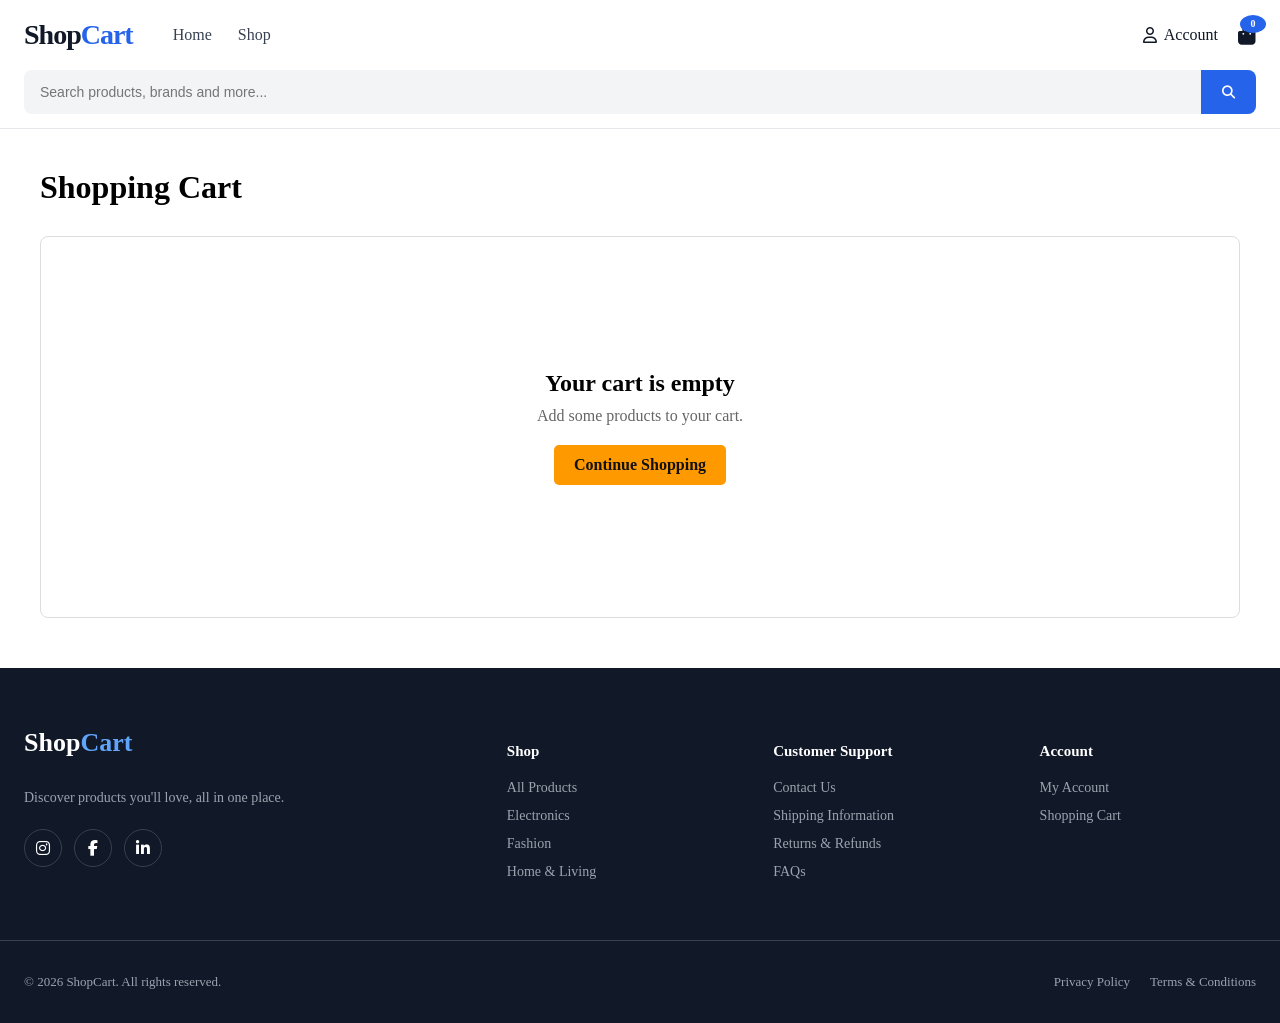
<file: cart.html>
<!DOCTYPE html>
<html lang="en">
<head>
    <meta charset="UTF-8">
    <meta name="viewport" content="width=device-width, initial-scale=1.0">
    <title>Shopping Cart | ShopCart</title>
    <!-- Font Awesome -->
    <link rel="stylesheet" href="https://cdnjs.cloudflare.com/ajax/libs/font-awesome/6.5.2/css/all.min.css">

    <link rel="stylesheet" href="./css/header.css">
    <link rel="stylesheet" href="./css/cart.css">
    <link rel="stylesheet" href="css/footer.css">
</head>
<body>

    <!-- HEADER -->
    <div id="header"></div>

    <main class="cart-page">
        <h1>Shopping Cart</h1>
        <div class="cart-container">
            <p id="cart-loading">Loading cart...</p>
        </div>
    </main>

    <!-- FOOTER -->
    <div id="footer"></div>


    <script type="module" src="./js/components/header.js"></script>
    <script type="module" src="js/pages/cartPage.js"></script>
    <script src="js/components/footer.js"></script>

</body>

</html>
</file>
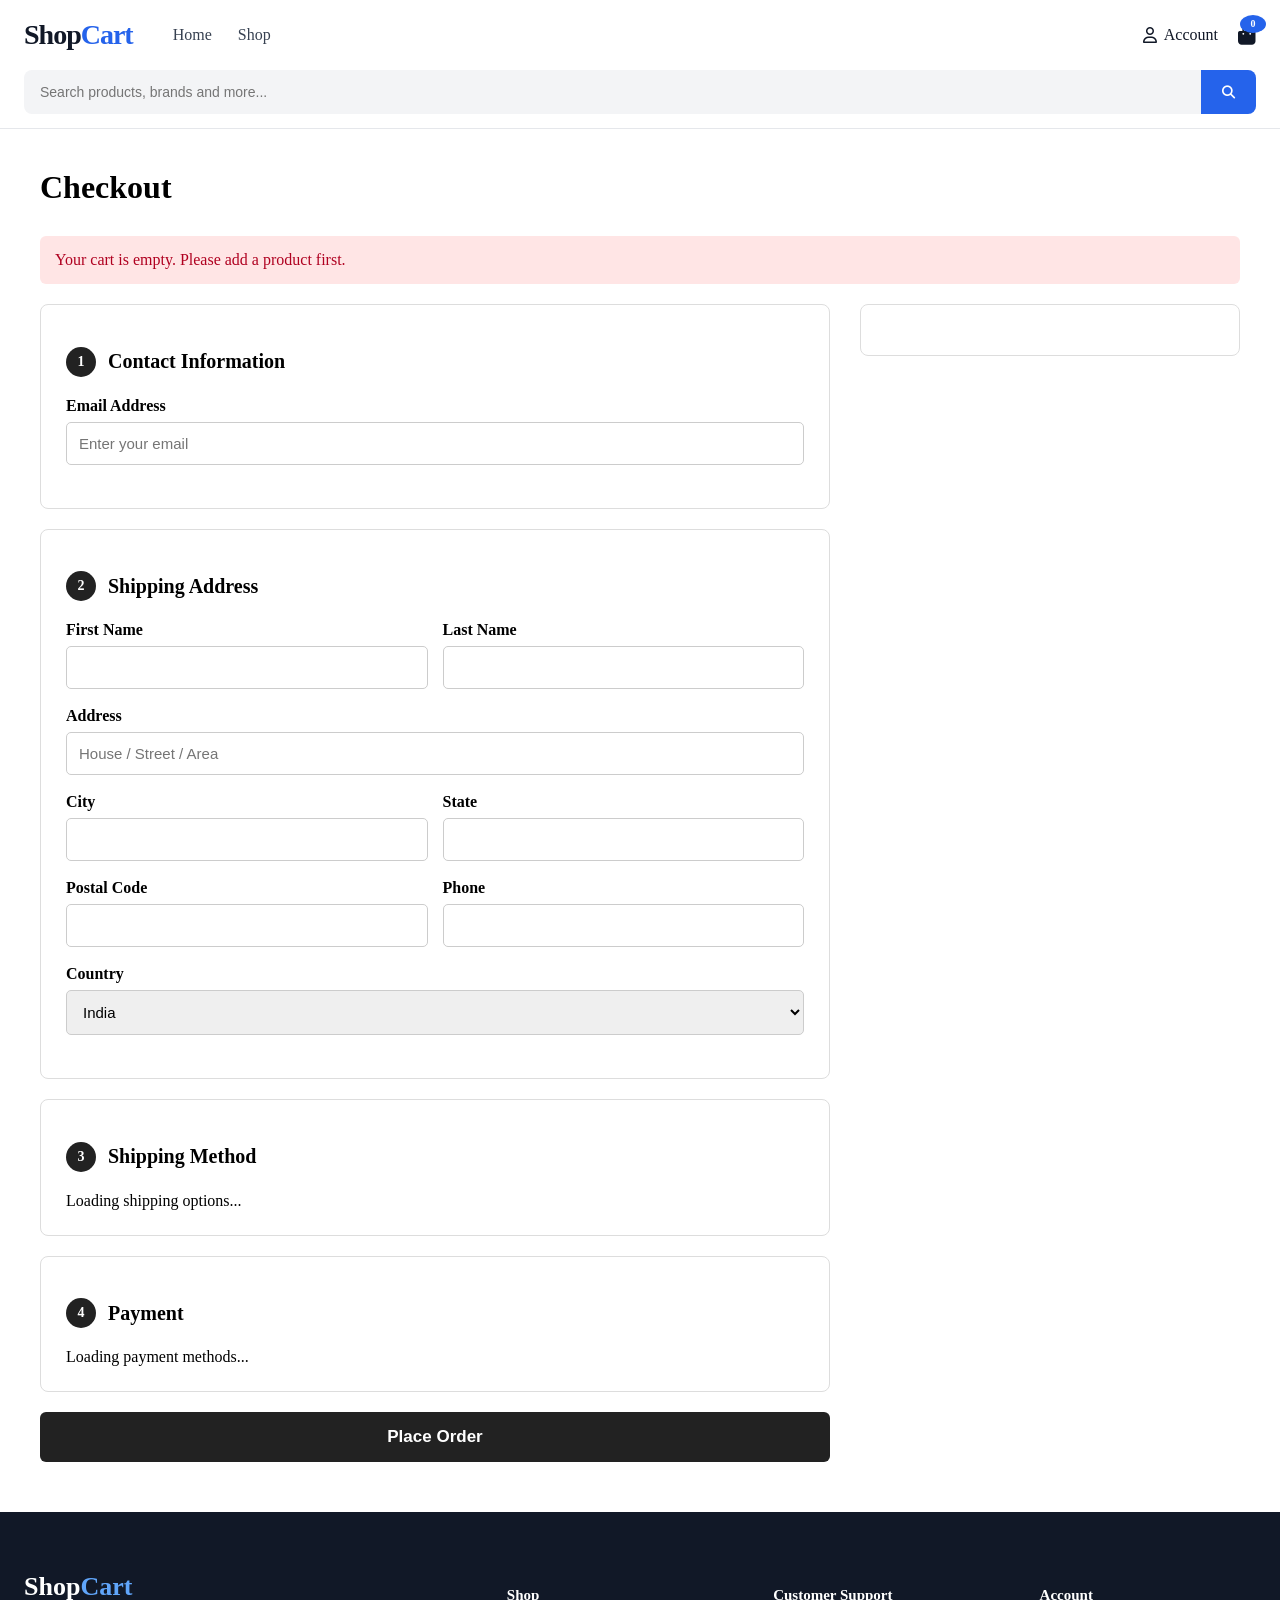
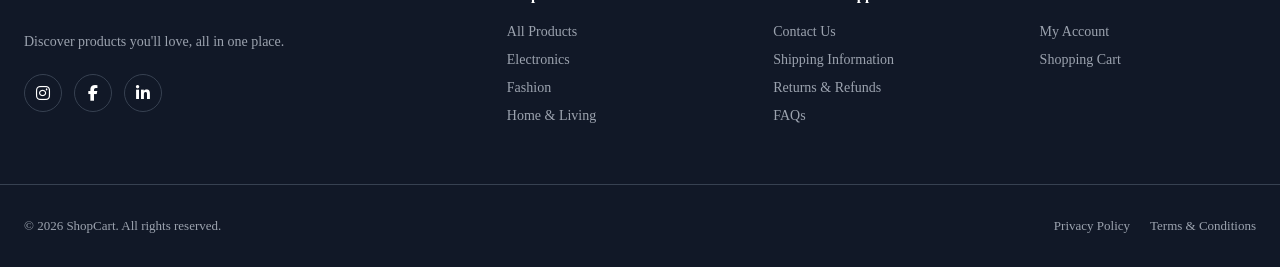
<file: checkout.html>
<!DOCTYPE html>
<html lang="en">
<head>
    <meta charset="UTF-8">
    <meta name="viewport" content="width=device-width, initial-scale=1.0">

    <title>Checkout | ShopCart</title>

    <link rel="stylesheet" href="https://cdnjs.cloudflare.com/ajax/libs/font-awesome/6.5.2/css/all.min.css">

    <link rel="stylesheet" href="css/header.css">
    <link rel="stylesheet" href="css/checkout.css">
    <link rel="stylesheet" href="css/footer.css">
</head>

<body>

    <div id="header"></div>

    <main class="checkout-page">

        <h1>Checkout</h1>

        <div id="checkout-loading">
            Loading checkout...
        </div>

        <div id="checkout-error" hidden></div>

        <section id="checkout-content" class="checkout-content" hidden>

            <div class="checkout-form">

                <!-- Customer Information -->
                <section class="checkout-section">

                    <h2>
                        <span>1</span>
                        Contact Information
                    </h2>

                    <div class="form-group">
                        <label for="email">
                            Email Address
                        </label>
                        <input type="email" id="email" placeholder="Enter your email" required>
                    </div>

                </section>

                <!-- Shipping Address -->
                <section class="checkout-section">

                    <h2>
                        <span>2</span>
                        Shipping Address
                    </h2>

                    <div class="form-row">

                        <div class="form-group">
                            <label for="first-name">
                                First Name
                            </label>
                            <input type="text" id="first-name" required>
                        </div>

                        <div class="form-group"> 
                            <label for="last-name">
                                Last Name
                            </label>
                            <input type="text" id="last-name" required>
                        </div>

                    </div>

                    <div class="form-group">
                        <label for="address">Address</label>
                        <input type="text" id="address" placeholder="House / Street / Area" required>
                    </div>

                    <div class="form-row">

                        <div class="form-group">
                            <label for="city">City</label>
                            <input type="text" id="city" required>
                        </div>

                        <div class="form-group">
                            <label for="state">State</label>
                            <input type="text" id="state" required>
                        </div>

                    </div>

                    <div class="form-row">

                        <div class="form-group">
                            <label for="postal-code">Postal Code</label>
                            <input type="text" id="postal-code" required>
                        </div>

                        <div class="form-group">
                            <label for="phone">Phone</label>
                            <input type="tel" id="phone" required>
                        </div>

                    </div>

                    <div class="form-group">

                        <label for="country">Country</label>
                        <select id="country">
                            <option value="in">
                                India
                            </option>
                        </select>

                    </div>

                </section>

                <!-- Shipping Method -->
                <section class="checkout-section">

                    <h2>
                        <span>3</span>
                        Shipping Method
                    </h2>

                    <div id="shipping-options">
                        Loading shipping options...
                    </div>

                </section>

                <!-- Payment -->
                <section class="checkout-section">

                    <h2>
                        <span>4</span>
                        Payment
                    </h2>

                    <div id="payment-options">
                        Loading payment methods...
                    </div>

                </section>

                <button id="place-order" class="place-order-btn">
                    Place Order
                </button>

            </div>

            <!-- Order Summary -->
            <aside id="checkout-summary" class="checkout-summary">
                <!-- Generated by JS -->
            </aside>

        </section>
 
    </main>

    <div id="footer"></div>

    <script type="module" src="./js/components/header.js"></script>
    <script type="module" src="./js/pages/checkoutPage.js"></script>
    <script src="./js/components/footer.js"></script>

</body>

</html>
</file>
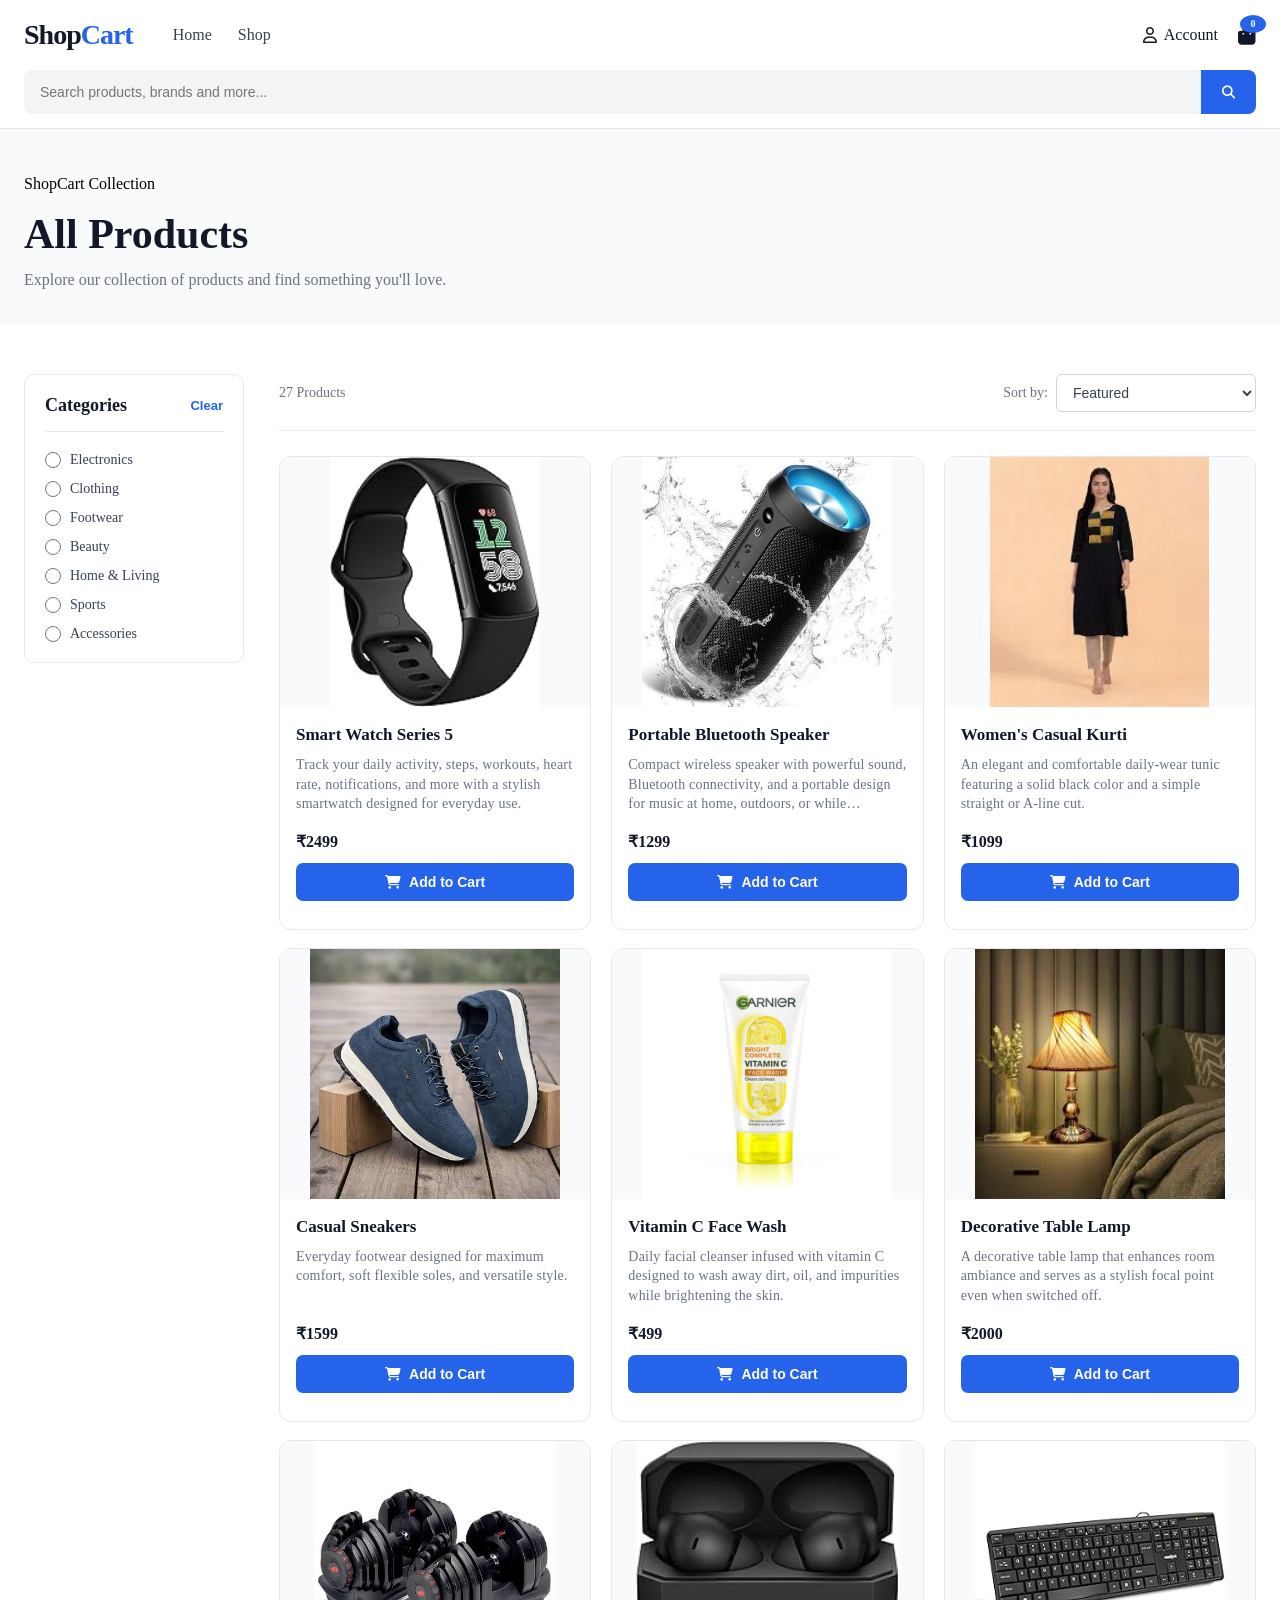
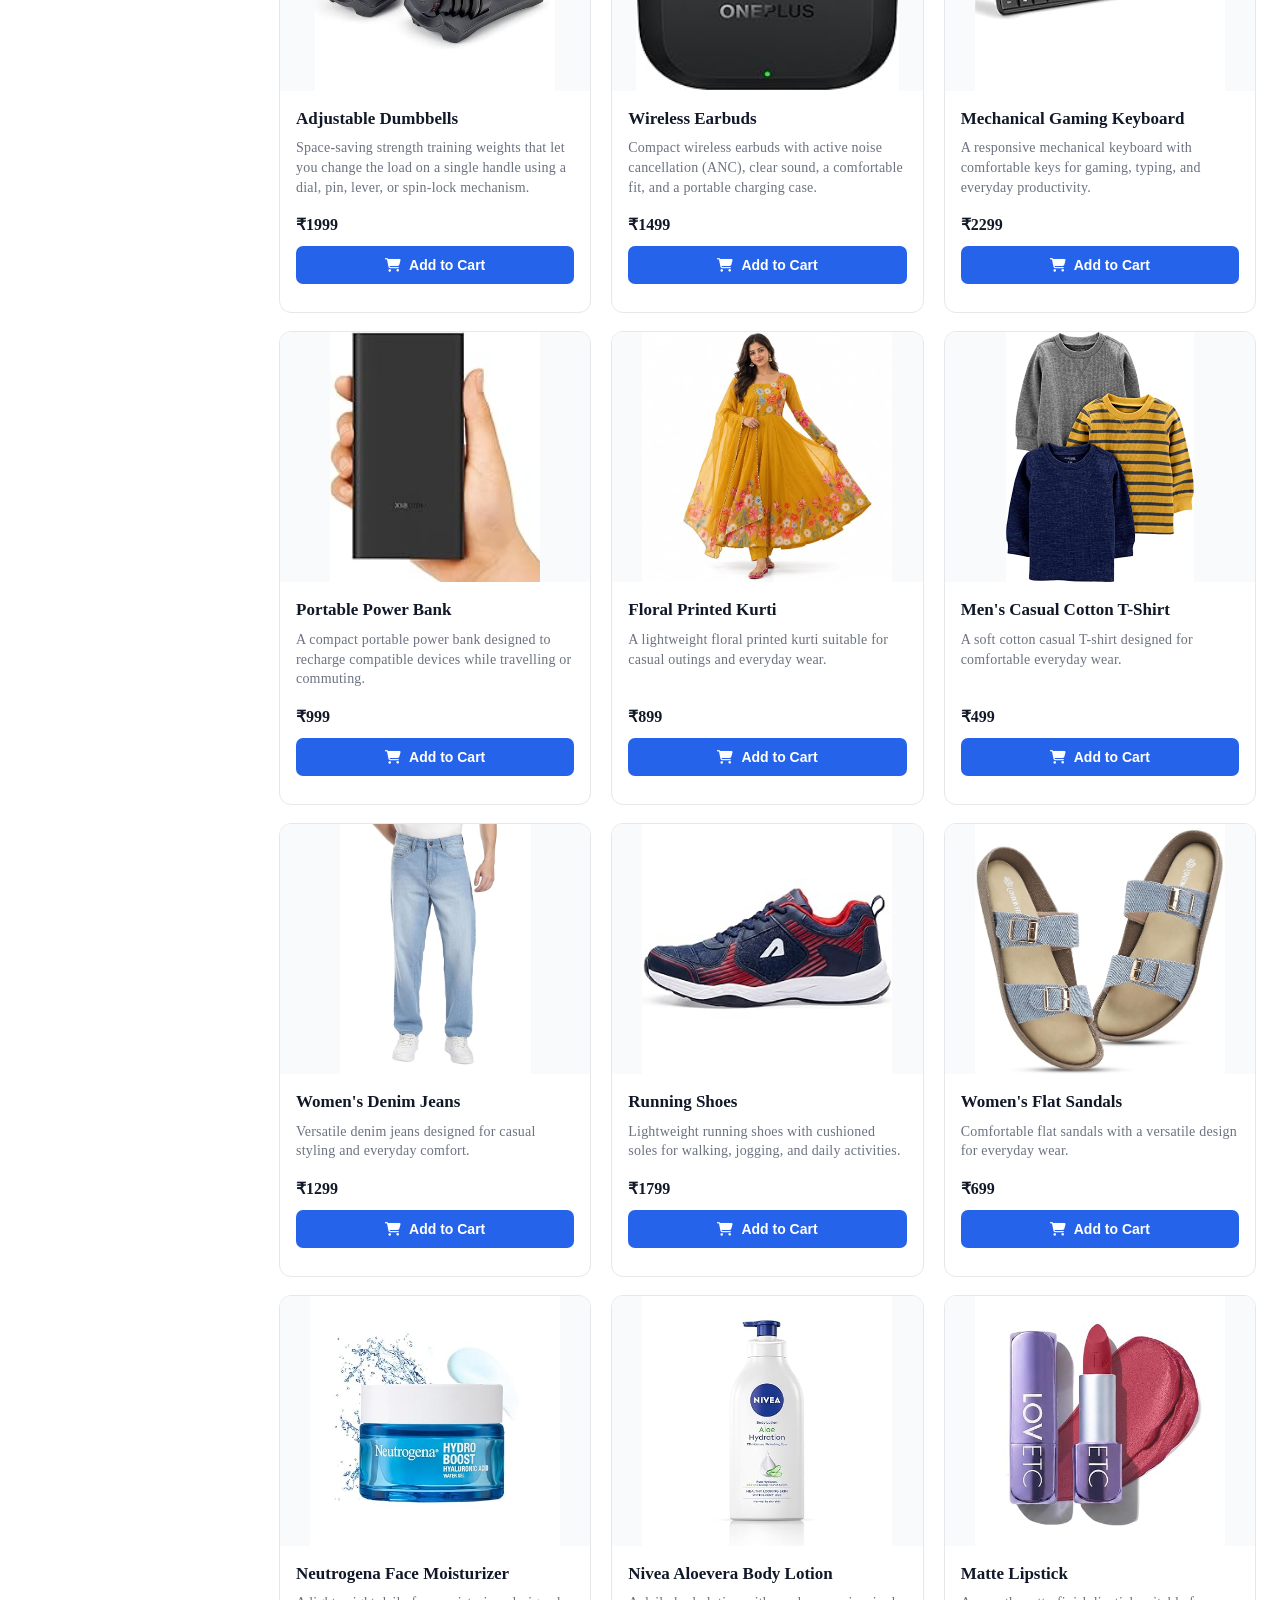
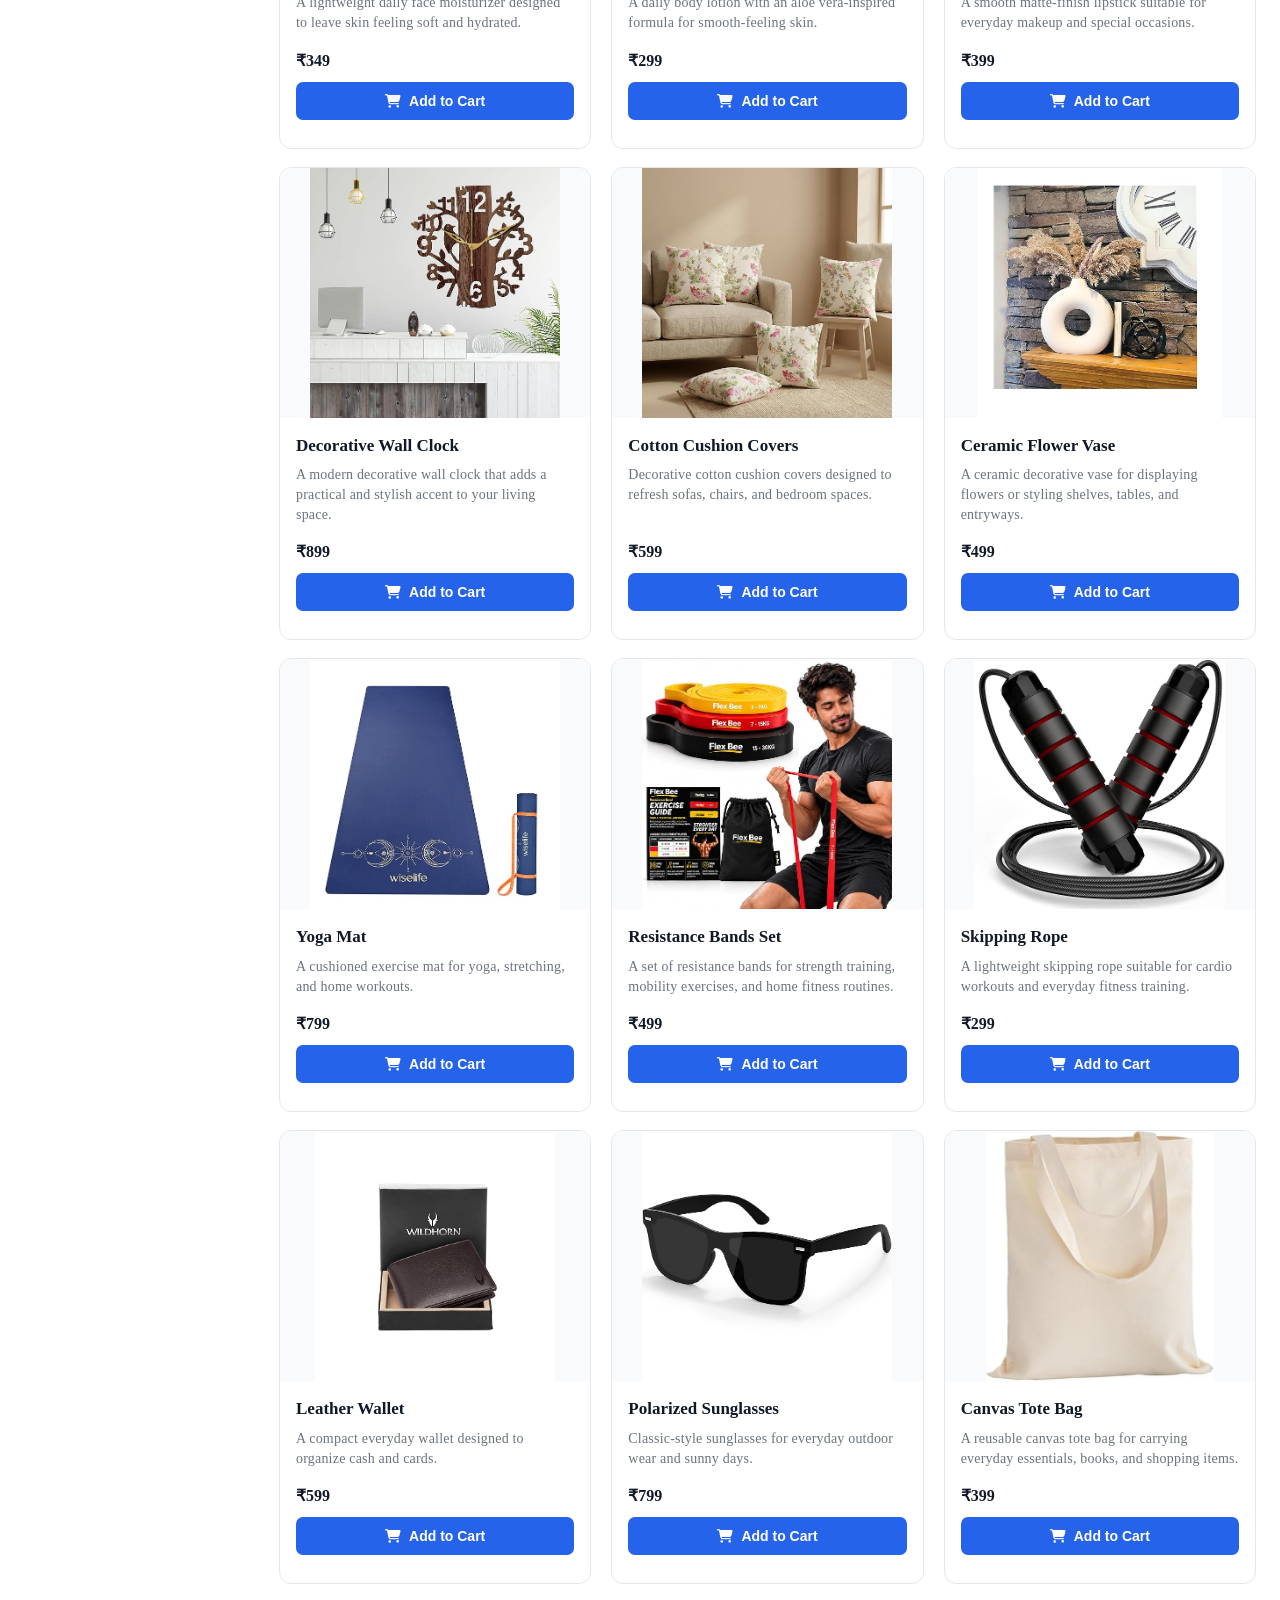
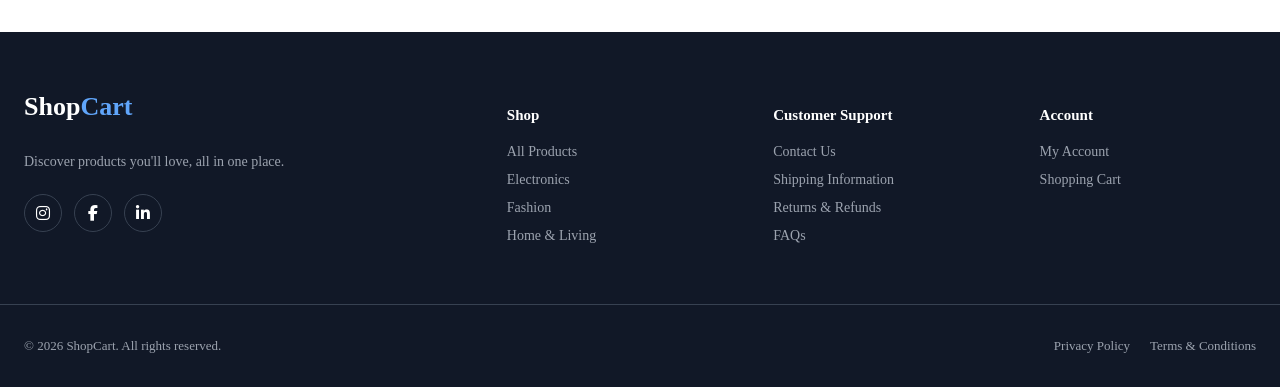
<file: products.html>
<!DOCTYPE html>
<html lang="en">
<head>
    <meta charset="UTF-8">
    <meta name="viewport" content="width=device-width, initial-scale=1.0">
    <title>Products | ShopCart</title>
    <!-- Font Awesome -->
    <link rel="stylesheet" href="https://cdnjs.cloudflare.com/ajax/libs/font-awesome/6.5.2/css/all.min.css">

    <link rel="stylesheet" href="./css/header.css">
    <link rel="stylesheet" href="./css/product-card.css">
    <link rel="stylesheet" href="./css/products.css">
    <link rel="stylesheet" href="css/footer.css">
</head>

<body>

    <!-- HEADER -->
    <div id="header"></div>

    <main>

        <!-- PAGE HEADER -->
         <section class="products-page-header">
            <div class="products-header-content">

                <p class="section-eyebrow"> ShopCart Collection </p>
                
                <h1> All Products </h1>

                <p class="products-page-description">
                    Explore our collection of products and find something you'll love.
                </p>

            </div>
         </section>

         <!-- PRODUCTS -->
          <section class="products-section">
            <div class="products-layout">

                <!-- CATEGORY SIDEBAR -->
                <aside class="products-sidebar">
                    <div class="filter-header">
                        <h2> Categories </h2>
                        <button id="clear-filters" class="clear-filter-btn" type="button">Clear</button>
                    </div>

                    <div id="category-filters" class="category-filters">
                        <!-- Categories will be added by JavaScript -->
                    </div>
                </aside>

                <!-- PRODUCTS CONTENT -->
                <div class="products-content">

                    <!-- TOOLBAR -->
                    <div class="products-toolbar">

                        <p id="products-count">Loading products...</p>

                        <div class="sort-wrapper">

                            <label for="sort-products"> Sort by: </label>
                            <select id="sort-products">

                                <option value="default"> Featured </option>
                                <option value="title-asc"> Name: A to Z </option>
                                <option value="title-desc"> Name: Z to A </option>
                                <option value="price-asc">Price: Low to High</option>
                                <option value="price-desc">Price: High to Low</option>

                            </select>

                        </div>

                    </div>

                    <!-- PRODUCT GRID -->
                    <div id="products-grid" class="products-grid">
                        <!-- Product cards will be added by JavaScript -->
                    </div>

                    <!-- LOADING -->
                    <div id="products-loading" class="products-loading">
                        Loading products...
                    </div>

                    <!-- EMPTY STATE -->
                    <div id="products-empty" class="products-empty" hidden>

                        <i class="fa-solid fa-box-open"></i>

                        <h2> No products found </h2>

                        <p id="products-empty-message">
                           Try selecting another category or changing your search.
                        </p>

                    </div>

                    <!-- PAGINATION -->
                    <div id="products-pagination" class="products-pagination">
                        <!-- Pagination buttons will be added by JavaScript -->
                    </div>

                </div>

            </div>
          </section>

    </main>

    <!-- FOOTER -->
    <div id="footer"></div>

    <script type="module" src="./js/components/header.js"></script>
    <script type="module" src="./js/pages/productsPage.js"></script>
    <script src="js/components/footer.js"></script>

</body>

</html>
</file>
<file: css/header.css>
body {
    margin: 0;
    padding: 0;
    box-sizing: border-box;
}

#header {
    position: sticky;
    top: 0;
    z-index: 1000;
}

.site-header {
    width: 100%;
    background: #ffffff;
    border-bottom: 1px solid #e5e7eb;
}

.header-main {
    max-width: 1280px;
    margin: auto;
    min-height: 70px;
    padding: 0 24px;

    display: flex;
    align-items: center;
    justify-content: space-between;
    gap: 30px;
}

.header-left {
    display: flex;
    gap: 40px;
}

.brand {
    text-decoration: none;
    color: #111827;
    font-size: 28px;
    font-weight: 800;
    letter-spacing: -1px;
}

.brand span {
    color: #2563eb;
}

.desktop-nav {
    display: flex;
    align-items: center;
    gap: 26px;
}

.desktop-nav a {
    color: #374151;
    text-decoration: none;
    font-size: 16px;
    font-weight: 500;
}

.desktop-nav a:hover {
    color: #2563eb;
}

.header-actions {
    display: flex;
    gap: 20px;
}

.header-actions a {
    color: #111827;
    text-decoration: none;
}

.account-link {
    display: flex;
    align-items: center;
    gap: 7px;
    font-size: 16px;
}

.cart-link {
    position: relative;
    font-size: 20px;
}

.cart-count {
    position: absolute;
    top: -9px;
    right: -10px;
    min-width: 18px;
    height: 18px;
    padding: 0 4px;
    display: flex;
    align-items: center;
    justify-content: center;
    border-radius: 50%;
    background: #2563eb;
    color: #ffffff;
    font-size: 10px;
    font-weight: 700;
}

.search-wrapper {
    position: relative;
    max-width: 1280px;
    margin: 0 auto;
    padding: 0 24px 14px;
}

.search-form {
    display: flex;
    width: 100%;
    height: 44px;
    background: #f3f4f6;
    border-radius: 8px;
    overflow: hidden;
}

.search-form input {
    flex: 1;
    border: none;
    outline: none;
    background: transparent;
    padding: 0 16px;
    font-size: 14px;
}

.search-form button {
    width: 55px;
    border: none;
    background: #2563eb;
    color: #ffffff;
    cursor: pointer;
}

.search-form button:hover {
    background: #1d4ed8;
}

.search-result {
    display: none;
    position: absolute;
    top: calc(100% + 4px);
    left: 0;
    right: 0;
    z-index: 1000;
    max-height: 320px;
    overflow-y: auto;
    background: #fff;
    border: 1px solid #ddd;
    border-radius: 8px;
    box-shadow: 0 6px 18px rgba(0, 0, 0, 0.12);
}
.search-item {
    padding: 12px 16px;
    cursor: pointer;
    color: #222;
    font-size: 14px;
}
.search-item:hover {
    background: #f3f4f6;
}

/* Mobile */

.mobile-menu-btn {
    display: none;
    border: none;
    background: transparent;
    font-size: 20px;
    cursor: pointer;
}
.mobile-menu {
    position: fixed;
    top: 0;
    left: 0;
    width: 300px;
    height: 100vh;
    background: #ffffff;
    transform: translateX(-100%);
    transition: transform 0.3s ease;
    z-index: 1100;
}
.mobile-menu.active {
    transform: translateX(0);
}
.mobile-menu-header {
    height: 65px;
    padding: 0 20px;
    display: flex;
    align-items: center;
    justify-content: space-between;
    border-bottom: 1px solid #e5e7eb;
}
.mobile-menu-header span {
    font-size: 20px;
    font-weight: 700;
}
.mobile-menu-header button {
    border: none;
    background: transparent;
    font-size: 22px;
    cursor: pointer;
}
.mobile-menu nav {
    display: flex;
    flex-direction: column;
}
.mobile-menu nav a {
    padding: 16px 20px;
    color: #111827;
    text-decoration: none;
    border-bottom: 1px solid #f3f4f6;
}
.mobile-menu nav a:hover {
    background: #f9fafb;
}
.header-overlay {
    display: none;
    position: fixed;
    inset: 0;
    background: rgba(0, 0, 0, 0.45);
    z-index: 1050;
}
.header-overlay.active {
    display: block;
}

@media (max-width: 768px) {

    .header-main {
        min-height: 60px;
        padding: 0 16px;
        gap: 15px;
    }
    .header-left {
        gap: 12px;
    }
    .mobile-menu-btn {
        display: block;
    }
    .desktop-nav {
        display: none;
    }    
    .brand {
        font-size: 23px;
    }
    .account-link span {
        display: none;
    }
    .header-actions {
        gap: 16px;
    }
    .search-wrapper {
        padding: 0 16px 12px;
    }
} 

@media (max-width: 480px) {
    .header-main {
        padding: 0 10px;
    }
    .search-wrapper {
        padding: 0 10px 12px;
    }
}
</file>
<file: css/cart.css>
.cart-page {
    max-width: 1200px;
    margin: 0 auto;
    padding: 40px 30px 0;
}

.cart-page > h1 {
    margin: 0 0 30px;
    font-size: 32px;
    font-weight: 600;
}

.cart-container {
    width: 100%;
}
.cart-container:not(:has(.empty-cart)) {
    display: grid;
    grid-template-columns: 1fr 350px;
    gap: 30px;
    align-items: start;
}

.cart-items {
    display: flex;
    flex-direction: column;
    gap: 16px;
}
.cart-item {
    display: grid;
    grid-template-columns: 120px 1fr auto;
    gap: 20px;
    align-items: center;
    padding: 20px;
    background: #fff;
    border: 1px solid #ddd;
    border-radius: 8px;
}
.cart-item-image {
    width: 120px;
    height: 120px;
}
.cart-item-image img {
    width: 100%;
    height: 100%;
    object-fit: contain;
}
.cart-item-info {
    min-width: 0;
}
.cart-item-info h2 {
    margin: 0 0 8px;
    font-size: 18px;
    font-weight: 600;
    line-height: 1.4;
}
.cart-variant {
    margin: 0 0 10px;
    color: #666;
    font-size: 14px;
}
.cart-price {
    margin: 0 0 15px;
    font-size: 16px;
    font-weight: 600;
}
.cart-quantity {
    display: flex;
    align-items: center;
    gap: 8px;
}
.quantity-btn {
    width: 32px;
    height: 32px;
    border: 1px solid #ccc;
    background: #fff;
    border-radius: 4px;
    font-size: 18px;
    cursor: pointer;
    display: flex;
    align-items: center;
    justify-content: center;
}
.quantity-btn:hover:not(:disabled) {
    background: #f2f2f2;
}
.quantity-btn:disabled {
    opacity: 0.5;
    cursor: not-allowed;
}
.quantity-value {
    min-width: 30px;
    text-align: center;
    font-size: 15px;
    font-weight: 500;
}
.remove-item {
    margin-left: 15px;
    border: none;
    background: none;
    color: #c62828;
    font-size: 14px;
    cursor: pointer;
}
.remove-item:hover {
    text-decoration: underline;
}
.cart-item-total {
    align-items: center;
    white-space: nowrap;
    font-size: 17px;
    font-weight: 600;
}
.cart-summary {
    padding: 25px;
    background: #fff;
    border: 1px solid #ddd;
    border-radius: 8px;
    position: sticky;
    top: 20px;
}
.cart-summary h2 {
    margin: 0 0 20px;
    font-size: 21px;
    font-weight: 600;
}
.cart-summary p {
    margin: 12px 0;
    font-size: 15px;
}
#checkout-btn {
    width: 100%;
    margin-top: 20px;
    padding: 13px 20px;
    border: none;
    border-radius: 5px;
    background: #ff9900;
    color: #111;
    font-size: 16px;
    font-weight: 600;
    cursor: pointer;
}
#checkout-btn:hover {
    background: #e88a00;
}
.empty-cart {
    min-height: 300px;
    display: flex;
    flex-direction: column;
    align-items: center;
    justify-content: center;
    padding: 40px;
    text-align: center;
    border: 1px solid #ddd;
    border-radius: 8px;
    background: #fff;
}
.empty-cart h2 {
    margin: 0 0 10px;
    font-size: 24px;
}
.empty-cart p {
    margin: 0 0 20px;
    color: #666;
}
.empty-cart a {
    display: inline-block;
    padding: 11px 20px;
    border-radius: 5px;
    background: #ff9900;
    color: #111;
    text-decoration: none;
    font-weight: 600;
}
.empty-cart a:hover {
    background: #e88a00;
}
#cart-loading {
    padding: 40px;
    text-align: center;
    color: #666;
    font-size: 16px;
}
 
@media (max-width: 1024px) {

    .cart-page {
        padding: 35px 25px 0;
    }
    .cart-container:not(:has(.empty-cart)) {
        grid-template-columns: 1fr 300px;
        gap: 20px;
    }
    .cart-item {
        grid-template-columns: 100px 1fr auto;
        gap: 15px;
        padding: 16px;
    }
    .cart-item-image {
        width: 100px;
        height: 100px;
    }
    .cart-item-info h2 {
        font-size: 17px;
    }
    .cart-item-total {
        font-size: 16px;
    }
}

@media (max-width: 768px) {

    .cart-page {
        padding: 30px 20px 0;
    }
    .cart-page > h1 {
        margin-bottom: 25px;
        font-size: 28px;
    }
    .cart-container:not(:has(.empty-cart)) {
        grid-template-columns: 1fr;
    }
    .cart-summary {
        position: static;
    }
    .quantity-btn {
        width: 30px;
        height: 30px;
    }
    .quantity-value {
        min-width: 25px;
    }
    .remove-item {
        margin-left: 5px;
        font-size: 13px;
    }
}

@media (max-width: 480px) {

    .cart-page {
        padding: 25px 15px 0;
    }
    .cart-page > h1 {
        margin-bottom: 20px;
        font-size: 24px;
    }
    .cart-item {
        grid-template-columns: 80px 1fr;
        gap: 12px;
        padding: 14px;
    }
    .cart-item-image {
        width: 80px;
        height: 80px;
    }
    .cart-item-info h2 {
        font-size: 15px;
    }
    .cart-variant {
        font-size: 13px;
    }
    .cart-price {
        margin-bottom: 10px;
        font-size: 14px;
    }
    .cart-quantity {
        gap: 6px;
    }
    .cart-item-total {
        grid-column: 1 / -1;
        justify-self: end;
        margin-top: 0;
        font-size: 15px;
    }
    .cart-summary {
        padding: 20px;
    }
    .cart-summary h2 {
        font-size: 19px;
    }
    #checkout-btn {
        padding: 12px 15px;
        font-size: 15px;
    }
    .empty-cart {
        min-height: 250px;
        padding: 30px 20px;
    }
    .empty-cart h2 {
        font-size: 21px;
    }
}
</file>
<file: css/footer.css>
.site-footer {
    margin-top: 50px;
    background: #111827;
    color: #ffffff;
}

.footer-main {
    max-width: 1280px;
    margin: auto;
    padding: 60px 24px;
    display: grid;
    grid-template-columns: 2fr 1fr 1fr 1fr;
    gap: 50px;
}

.footer-logo {
    display: inline-block;
    margin-bottom: 15px;
    color: #ffffff;
    text-decoration: none;
    font-size: 26px;
    font-weight: 800;
}

.footer-logo span {
    color: #60a5fa;
}

.footer-brand p {
    max-width: 280px;
    color: #9ca3af;
    line-height: 1.6;
    font-size: 14px;
}

.social-links {
    display: flex;
    gap: 12px;
    margin-top: 20px;
}

.social-links a {
    width: 36px;
    height: 36px;
    display: flex;
    align-items: center;
    justify-content: center;
    border: 1px solid #374151;
    border-radius: 50%;
    color: #ffffff;
    text-decoration: none;
}

.social-links a:hover {
    background: #2563eb;
    border-color: #2563eb;
}

.footer-column {
    display: flex;
    flex-direction: column;
    gap: 12px;
}

.footer-column h3 {
    margin-bottom: 8px;
    font-size: 15px;
}

.footer-column a {
    color: #9ca3af;
    text-decoration: none;
    font-size: 14px;
}

.footer-column a:hover {
    color: #ffffff;
}

.footer-bottom {
    max-width: 1280px;
    margin: auto;
    padding: 20px 24px;
    border-top: 1px solid #374151;
    display: flex;
    align-items: center;
    justify-content: space-between;
    color: #9ca3af;
    font-size: 13px;
}

.footer-bottom div {
    display: flex;
    gap: 20px;
}

.footer-bottom a {
    color: #9ca3af;
    text-decoration: none;
}

.footer-bottom a:hover {
    color: #ffffff;
}


@media (max-width: 768px) {

    .footer-main {
        grid-template-columns: repeat(3, 1fr);
        gap: 40px 25px;
        padding: 45px 20px;
        justify-items: center;
    }

    .footer-logo {
        display: flex;
    }

    .footer-brand {
        grid-column: 1 / -1;
        justify-items: center;
    }

    .footer-bottom {
        flex-direction: column;
        gap: 15px;
        text-align: center;
    }   
}

@media (max-width: 480px) {

    .site-footer {
        margin-top: 30px;
    }
    .footer-main {
        grid-template-columns: repeat(2, 1fr);
    }

    .footer-brand {
        grid-column: auto;
    }

    .footer-bottom div {
        flex-direction: column;
        gap: 8px;
    }
}
</file>
<file: css/checkout.css>
.checkout-page {
    max-width: 1200px;
    margin: 40px auto;
    padding: 0 20px;
}
.checkout-page > h1 {
    margin-bottom: 30px;
}
.checkout-content {
    display: grid;
    grid-template-columns: 1fr 380px;
    gap: 30px;
    align-items: start;
}
.checkout-form {
    display: flex;
    flex-direction: column;
    gap: 20px;
}
.checkout-section {
    background: #fff;
    border: 1px solid #ddd;
    border-radius: 8px;
    padding: 25px;
}
.checkout-section h2 {
    display: flex;
    align-items: center;
    gap: 12px;
    margin-bottom: 20px;
    font-size: 20px;
}
.checkout-section h2 span {
    width: 30px;
    height: 30px;
    display: flex;
    align-items: center;
    justify-content: center;
    background: #222;
    color: #fff;
    border-radius: 50%;
    font-size: 14px;
}
.form-group {
    display: flex;
    flex-direction: column;
    gap: 7px;
    margin-bottom: 18px;
}
.form-group label {
    font-weight: 600;
}
.form-group input,
.form-group select {
    width: 100%;
    padding: 12px;
    border: 1px solid #ccc;
    border-radius: 5px;
    font-size: 15px;
    box-sizing: border-box;
}
.form-row {
    display: grid;
    grid-template-columns: 1fr 1fr;
    gap: 15px;
}
.shipping-option,
.payment-option {
    display: flex;
    align-items: center;
    gap: 12px;
    border: 1px solid #ddd;
    border-radius: 6px;
    padding: 15px;
    margin-bottom: 10px;
    cursor: pointer;
}
.shipping-option:hover,
.payment-option:hover {
    border-color: #999;
}
.checkout-summary {
    background: #fff;
    border: 1px solid #ddd;
    border-radius: 8px;
    padding: 25px;
    position: sticky;
    top: 20px;
}
.checkout-summary h2 {
    margin-bottom: 20px;
}
.summary-item {
    display: flex;
    gap: 12px;
    padding: 12px 0;
    border-bottom: 1px solid #eee;
}
.summary-item img {
    width: 70px;
    height: 70px;
    object-fit: contain;
}
.summary-item-info {
    flex: 1;
}
.summary-item-info h3 {
    font-size: 15px;
    margin: 0 0 5px;
}
.summary-item-info p {
    margin: 3px 0;
    font-size: 14px;
}
.summary-row {
    display: flex;
    justify-content: space-between;
    margin-top: 15px;
}
.summary-total {
    border-top: 1px solid #ddd;
    margin-top: 20px;
    padding-top: 20px;
    font-size: 20px;
    font-weight: 700;
}
.place-order-btn {
    width: 100%;
    padding: 15px;
    border: none;
    border-radius: 6px;
    background: #222;
    color: white;
    font-size: 17px;
    font-weight: 600;
    cursor: pointer;
}
.place-order-btn:hover {
    opacity: 0.9;
}
.place-order-btn:disabled {
    opacity: 0.6;
    cursor: not-allowed;
}
#checkout-error {
    background: #ffe5e5;
    color: #b00020;
    padding: 15px;
    border-radius: 6px;
    margin-bottom: 20px;
}

@media (max-width: 1024px) {

    .checkout-content {
        grid-template-columns: 1fr 350px;
        gap: 20px;
    }
    .form-group input,
    .form-group select {
       padding: 10px;
    }
}

@media (max-width: 768px) {
    .checkout-content {
        grid-template-columns: 1fr;
    }
    .checkout-summary {
        position: static;
    }
}

@media (max-width: 480px) {
    .form-row {
        grid-template-columns: 1fr;
    }
    .checkout-page {
        margin: 20px auto;
    }
    .checkout-section {
        padding: 10px 16px;
    }
}
</file>
<file: css/product-card.css>
.product-card {
    position: relative;
    display: flex;
    flex-direction: column;
    height: 100%;
    background: #ffffff;
    border: 1px solid #e5e7eb;
    border-radius: 12px;
    transition: transform 0.4s ease, box-shadow 0.4s ease;
    overflow: hidden;
}
.product-card:hover {
    transform: translateY(-5px);
    box-shadow: 0 12px 28px rgba(0, 0, 0, 0.10);
}
.product-image-wrapper {
    position: relative;
    background: #f9fafb;
}
.product-image-link {
    display: block;
    height: 250px;
}
.product-image {
    display: block;
    width: 100%;
    height: 100%;
    object-fit: contain;
    transition: transform 0.3s ease;
}
.product-card:hover .product-image {
    transform: scale(1.1);
}
.product-info {
    display: flex;
    flex-direction: column;
    flex: 1;
    padding: 16px;
}
.product-title {
    margin: 0 0 8px;
    font-size: 17px;
    line-height: 1.4;
    font-weight: 600;
}
.product-title a {
    color: #111827;
    text-decoration: none;
    overflow: hidden;
    display: -webkit-box;
    line-clamp: 1;
    -webkit-line-clamp: 1;
    -webkit-box-orient: vertical;
}
.product-title a:hover {
    color: #2563eb;
}
.product-description {
    margin: 0 0 16px;
    color: #6b7280;
    font-size: 14px;
    line-height: 1.4;
    letter-spacing: 0.2px;
    display: -webkit-box;
    line-clamp: 3;
    -webkit-line-clamp: 3;
    -webkit-box-orient: vertical;
    overflow: hidden;
}
.product-bottom {
    display: flex;
    flex-direction: column;
    gap: 12px;
    margin-top: auto;
}

.product-price {
    font-size: 16px;
    font-weight: 700;
    color: #111827;
}
.add-cart-btn {
    display: flex;
    align-items: center;
    justify-content: center;
    gap: 8px;
    width: 100%;
    box-sizing: border-box;
    padding: 11px 15px;
    position: static;
    margin: 0;
    border: none;
    border-radius: 7px;
    background: #2563eb;
    color: #ffffff;
    font-size: 14px;
    font-weight: 600;
    cursor: pointer;
    transition: background 0.2s ease, transform 0.2s ease;
}
.add-cart-btn:hover {
    background: #1d4ed8;
}
.add-cart-btn:active {
    transform: scale(0.98);
}

@media (max-width: 768px) {
    .product-image-link {
        height: 220px;
    }
    .product-title {
        /* margin: 0 0 6px; */
        font-size: 16px;
    }
    .product-description {
        font-size: 13px;
    }
    .product-price {
        font-size: 14px;
    }
    .add-cart-btn {
        font-size: 13px;
        padding: 10px 12px;
    }
}

@media (max-width: 480px) {

    .product-info {
        padding: 12px;
    }
    .product-image-link {
        height: 160px;
    }
    .product-title {
        font-size: 15px;
    }
    .product-description {
        font-size: 13px;
    }
    .add-cart-btn {
        font-size: 11px;
        padding: 9px 8px;
        gap: 4px;
    }
}
</file>
<file: css/products.css>
.products-page-header {
    padding: 30px 24px 35px;
    background: #f9fafb;
}
.products-header-content {
    max-width: 1280px;
    margin: 0 auto;
}
.products-page-header h1 {
    margin: 0;
    color: #111827;
    line-height: 1.2;
    font-size: 42px;
}
.products-page-description {
    max-width: 650px;
    margin: 12px 0 0;
    color: #6b7280;
    font-size: 16px;
}

.products-section {
    padding: 50px 24px 0;
    background: #fff;
}
.products-layout {
    max-width: 1280px;
    margin: 0 auto;
    display: grid;
    grid-template-columns: 220px minmax(0, 1fr);
    gap: 35px;
    align-items: start;
}
.products-sidebar {
    position: sticky;
    top: 150px;
    padding: 20px;
    border: 1px solid #e5e7eb;
    border-radius: 10px;
    background: #ffffff;
}
.filter-header {
    display: flex;
    align-items: center;
    justify-content: space-between;
    margin-bottom: 20px;
    padding-bottom: 15px;
    border-bottom: 1px solid #e5e7eb;
}
.filter-header h2 {
    margin: 0;
    color: #111827;
    font-size: 18px;
}
.clear-filter-btn {
    padding: 0;
    border: none;
    background: transparent;
    color: #2563eb;
    font-size: 13px;
    font-weight: 600;
    cursor: pointer;
    transition: color 0.2s ease;
}
.clear-filter-btn:hover {
    color: #1d4ed8; 
}
.category-filters {
    display: flex;
    flex-direction: column;
    gap: 13px;
}
.category-filter {
    display: flex;
    align-items: center;
    gap: 9px;
    color: #374151;
    font-size: 14px;
    cursor: pointer;
}
.category-filter input {
    width: 16px;
    height: 16px;
    margin: 0;
    accent-color: #2563eb;
    cursor: pointer;
}
.category-filter label {
    cursor: pointer;
}
.products-content {
    min-width: 0;
}
.products-toolbar {
    display: flex;
    align-items: center;
    justify-content: space-between;
    margin-bottom: 25px;
    padding-bottom: 18px;
    border-bottom: 1px solid #e5e7eb;
}
#products-count {
    color: #6b7280;
    margin: 0;
    font-size: 14px;
}
.sort-wrapper {
    display: flex;
    align-items: center;
    gap: 8px;
}
.sort-wrapper label {
    color: #6b7280;
    font-size: 14px;
}
#sort-products {
    min-width: 200px;
    padding: 9px 32px 9px 12px;
    border: 1px solid #d1d5db;
    border-radius: 6px;
    outline: none;
    background: #fff;
    color: #374151;
    font-size: 14px;
    cursor: pointer;
    transition: border-color 2s ease;
}
#sort-products:focus {
    border-color: #2563eb;
}
.products-grid {
    display: grid;
    grid-template-columns: repeat(3, minmax(0, 1fr));
    gap: 20px;
}
.products-loading {
    padding: 50px 0;
    text-align: center;
    color: #6b7280;
    font-size: 15px;
}
.products-empty {
    padding: 70px 20px;
    text-align: center;
}
.products-empty i {
    display: block;
    margin-bottom: 16px;
    color: #9ca3af;
    font-size: 42px;
}
.products-empty h2 {
    margin: 0 0 8px;
    color: #111827;
    font-size: 22px;
}
.products-empty p {
    margin: 0;
    color: #6b7280;
    font-size: 14px;
}

@media (max-width: 1024px) {

    .products-layout {
        grid-template-columns: 190px minmax(0, 1fr);
        gap: 25px;
    }
    .products-grid {
        grid-template-columns: repeat(2, minmax(0, 1fr));
    }
}

@media (max-width: 768px) {

    .products-page-header {
        padding: 30px 15px;
    }
    .section-eyebrow {
        margin-top: 0;
    }
    .products-page-header h1 {
        font-size: 32px;
    }
    .products-page-description {
        font-size: 14px;
    }
    .products-section {
        padding: 30px 15px 0;
    }
    .products-layout {
        display: block;
    }
    .products-sidebar {
        position: static;
        margin-bottom: 30px;
    }
    .category-filters {
        display: grid;
        grid-template-columns: repeat(2, 1fr);
        gap: 12px;
    }
    #sort-products {
        flex: 1;
        max-width: 200px;
    }
}

@media (max-width: 480px) {

    .products-page-header {
        padding: 24px 15px;
    }
    .products-page-header h1 {
        font-size: 28px;
    }
    .products-page-description {
        font-size: 13px;
    }
    .products-section {
        padding: 30px 10px 0;
    }
    .products-sidebar {
        padding: 15px;
    }
    .category-filters {
        grid-template-columns: 1fr;
    }
    .products-toolbar {
        align-items: flex-start;
        flex-direction: column;
        gap: 15px;
        margin-bottom: 20px;
    } 
    .sort-wrapper {
        width: 100%;
        gap: 10px;
        justify-content: space-between;
    }
    .sort-wrapper label {
        font-size: 13px;
    }
    #sort-products {
        min-width: 0;
        max-width: none;
        padding: 8px 10px;
        font-size: 13px;
    }
    .products-grid {
        grid-template-columns: repeat(2, minmax(0, 1fr));
        gap: 12px;
    }
}
</file>
